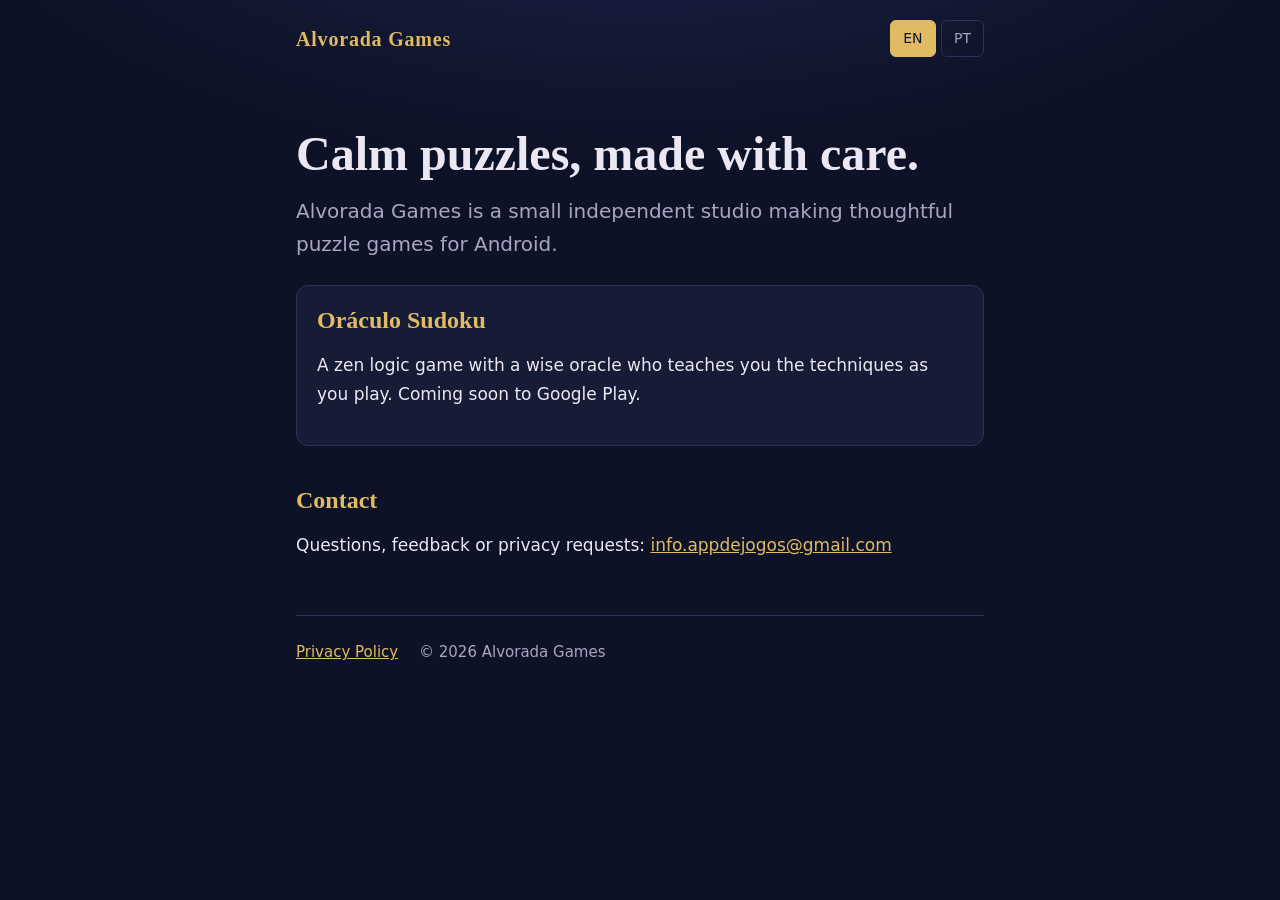
<file: index.html>
<!doctype html>
<html lang="en" data-lang="en">
<head>
  <meta charset="utf-8">
  <meta name="viewport" content="width=device-width, initial-scale=1">
  <title>Alvorada Games</title>
  <meta name="description" content="Alvorada Games makes calm, thoughtful puzzle games for Android. Home of Oráculo Sudoku.">
  <link rel="stylesheet" href="style.css">
</head>
<body>
  <div class="wrap">
    <header class="top">
      <a class="brand" href="./">Alvorada Games</a>
      <div class="lang" role="group" aria-label="Language / Idioma">
        <button type="button" data-set="en" aria-pressed="true">EN</button>
        <button type="button" data-set="pt" aria-pressed="false">PT</button>
      </div>
    </header>

    <main>
      <div data-l="en">
        <h1>Calm puzzles, made with care.</h1>
        <p class="lead">Alvorada Games is a small independent studio making thoughtful puzzle games for Android.</p>
        <section class="card">
          <h2>Oráculo Sudoku</h2>
          <p>A zen logic game with a wise oracle who teaches you the techniques as you play. Coming soon to Google Play.</p>
        </section>
        <h2>Contact</h2>
        <p>Questions, feedback or privacy requests: <a href="mailto:info.appdejogos@gmail.com">info.appdejogos@gmail.com</a></p>
      </div>

      <div data-l="pt">
        <h1>Quebra-cabeças calmos, feitos com cuidado.</h1>
        <p class="lead">A Alvorada Games é um pequeno estúdio independente que faz jogos de lógica para Android.</p>
        <section class="card">
          <h2>Oráculo Sudoku</h2>
          <p>Um jogo de lógica zen com um oráculo sábio que ensina as técnicas enquanto você joga. Em breve no Google Play.</p>
        </section>
        <h2>Contato</h2>
        <p>Dúvidas, sugestões ou pedidos sobre privacidade: <a href="mailto:info.appdejogos@gmail.com">info.appdejogos@gmail.com</a></p>
      </div>
    </main>

    <footer>
      <a href="privacy.html"><span data-l="en">Privacy Policy</span><span data-l="pt">Política de Privacidade</span></a>
      <span>© 2026 Alvorada Games</span>
    </footer>
  </div>
  <script src="lang.js"></script>
</body>
</html>
</file>
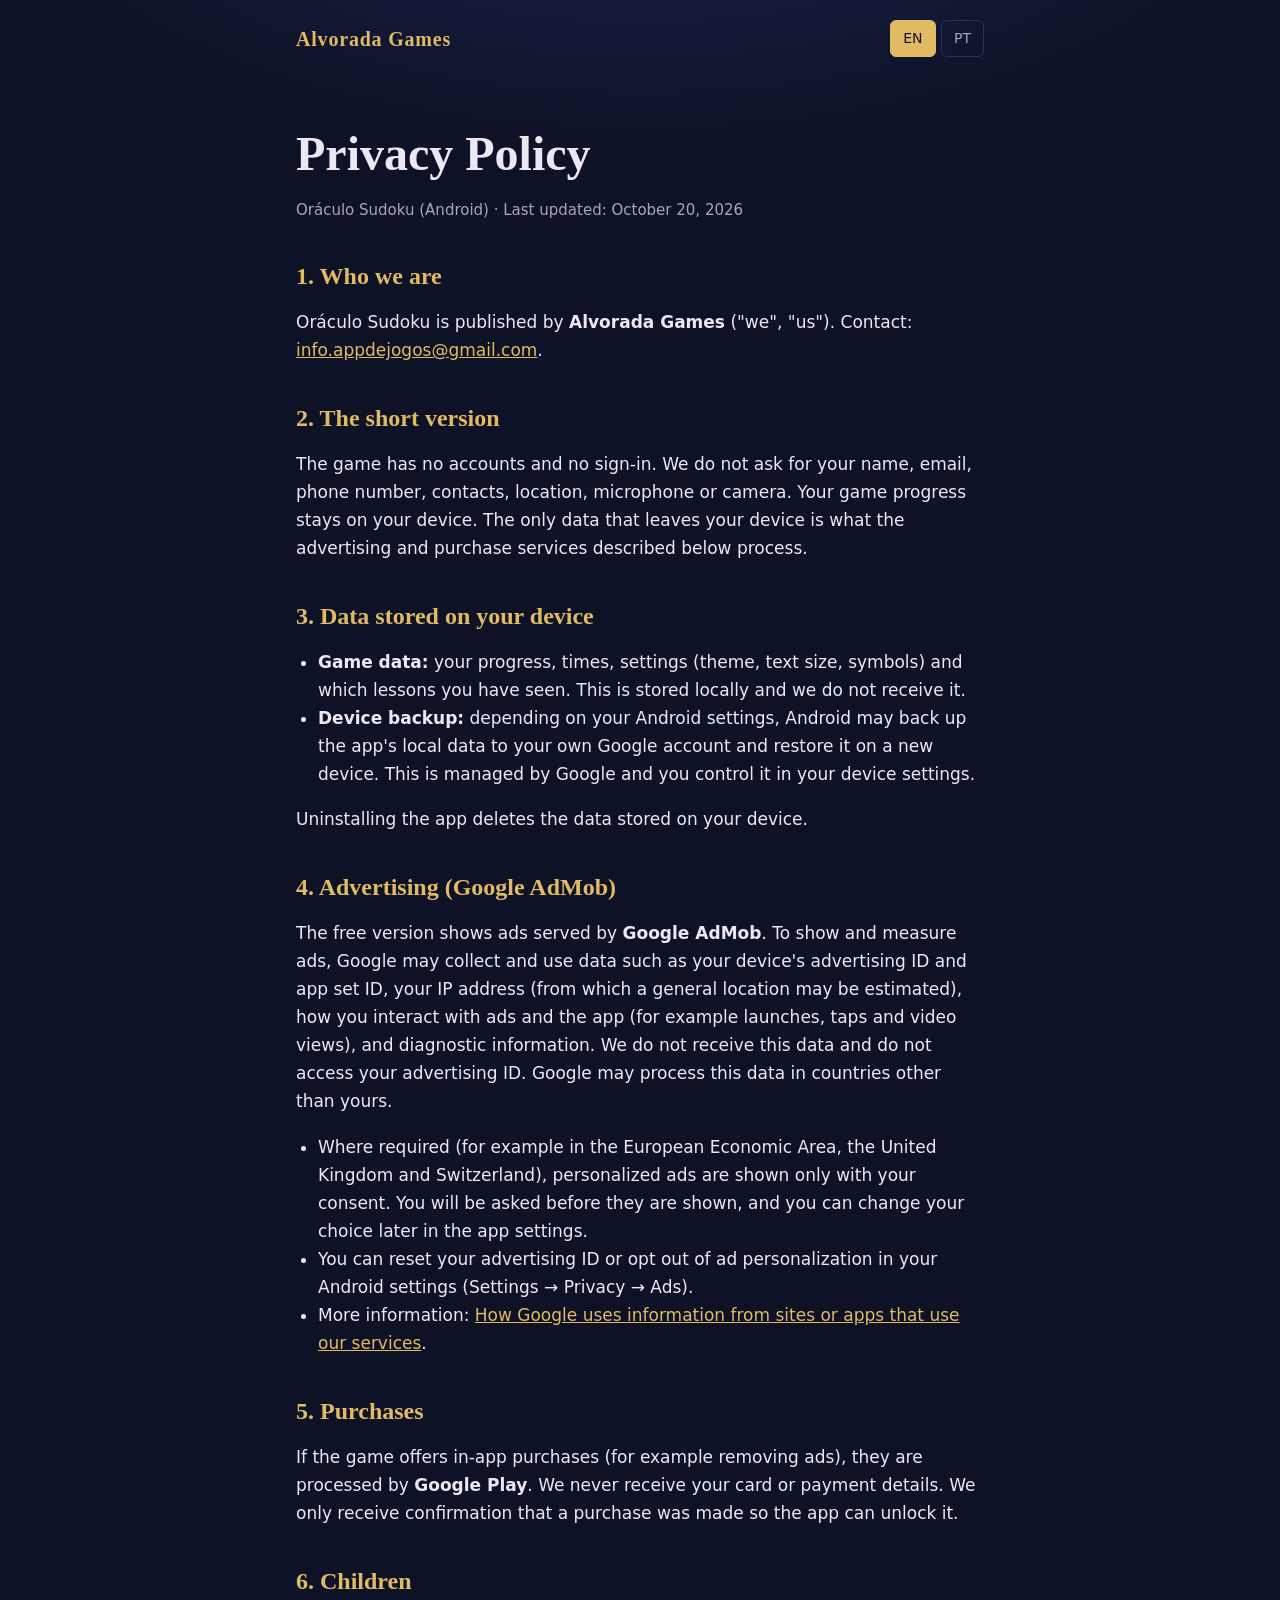
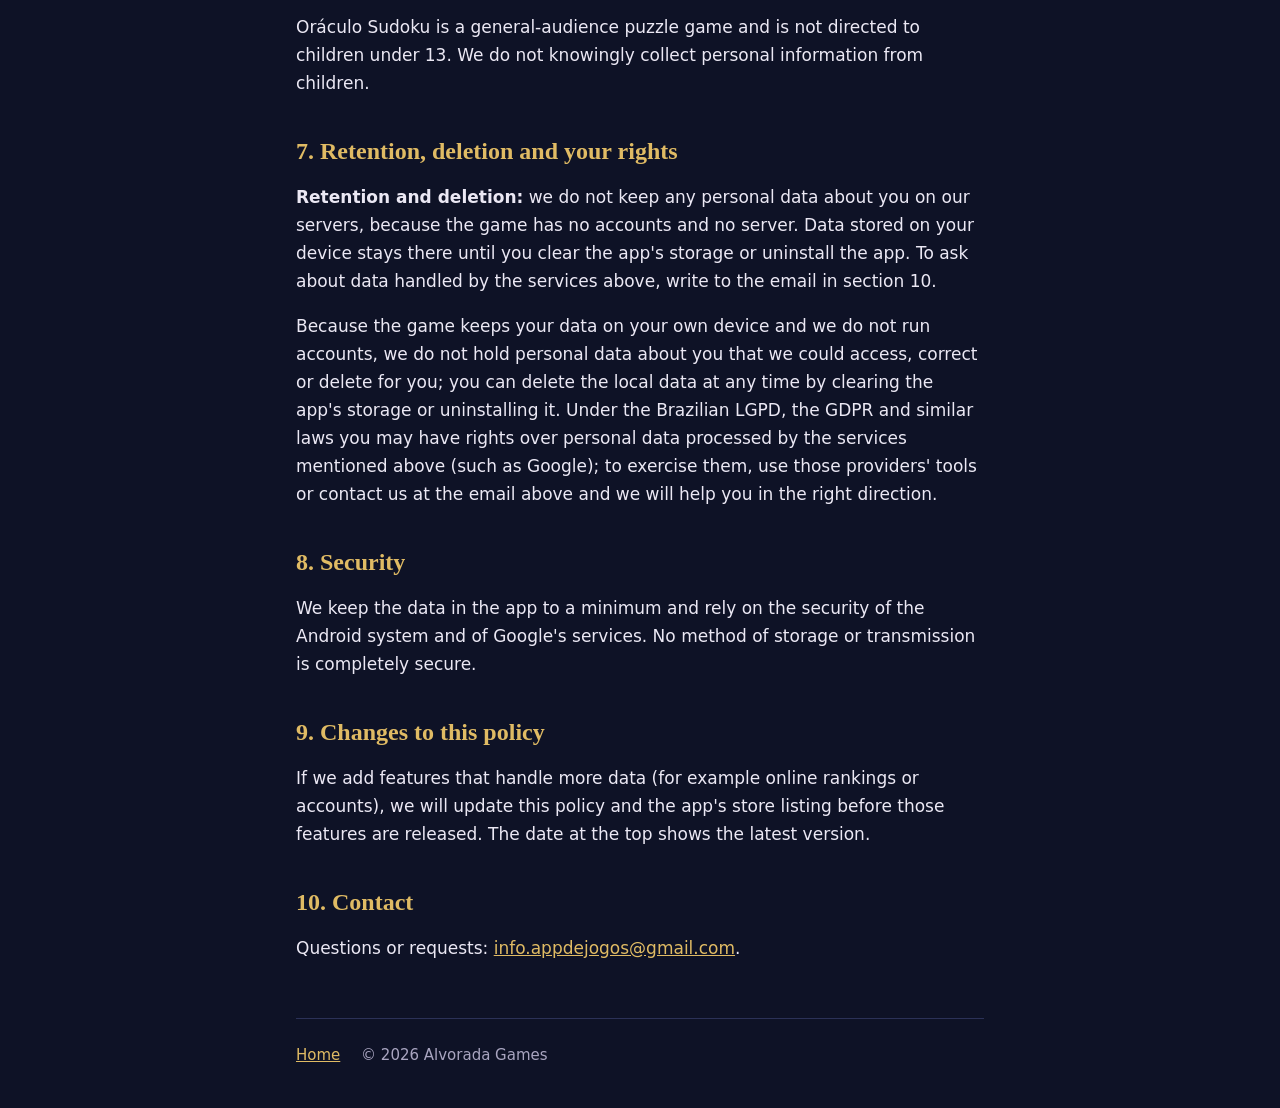
<file: privacy.html>
<!doctype html>
<html lang="en" data-lang="en">
<head>
  <meta charset="utf-8">
  <meta name="viewport" content="width=device-width, initial-scale=1">
  <title>Privacy Policy · Alvorada Games</title>
  <meta name="description" content="Privacy Policy for Oráculo Sudoku by Alvorada Games.">
  <link rel="stylesheet" href="style.css">
</head>
<body>
  <div class="wrap">
    <header class="top">
      <a class="brand" href="./">Alvorada Games</a>
      <div class="lang" role="group" aria-label="Language / Idioma">
        <button type="button" data-set="en" aria-pressed="true">EN</button>
        <button type="button" data-set="pt" aria-pressed="false">PT</button>
      </div>
    </header>

    <main>
      <!-- ============ ENGLISH ============ -->
      <div data-l="en">
        <h1>Privacy Policy</h1>
        <p class="updated">Oráculo Sudoku (Android) · Last updated: October 20, 2026</p>

        <h2>1. Who we are</h2>
        <p>Oráculo Sudoku is published by <strong>Alvorada Games</strong> ("we", "us"). Contact: <a href="mailto:info.appdejogos@gmail.com">info.appdejogos@gmail.com</a>.</p>

        <h2>2. The short version</h2>
        <p>The game has no accounts and no sign-in. We do not ask for your name, email, phone number, contacts, location, microphone or camera. Your game progress stays on your device. The only data that leaves your device is what the advertising and purchase services described below process.</p>

        <h2>3. Data stored on your device</h2>
        <ul>
          <li><strong>Game data:</strong> your progress, times, settings (theme, text size, symbols) and which lessons you have seen. This is stored locally and we do not receive it.</li>
          <li><strong>Device backup:</strong> depending on your Android settings, Android may back up the app's local data to your own Google account and restore it on a new device. This is managed by Google and you control it in your device settings.</li>
        </ul>
        <p>Uninstalling the app deletes the data stored on your device.</p>

        <h2>4. Advertising (Google AdMob)</h2>
        <p>The free version shows ads served by <strong>Google AdMob</strong>. To show and measure ads, Google may collect and use data such as your device's advertising ID and app set ID, your IP address (from which a general location may be estimated), how you interact with ads and the app (for example launches, taps and video views), and diagnostic information. We do not receive this data and do not access your advertising ID. Google may process this data in countries other than yours.</p>
        <ul>
          <li>Where required (for example in the European Economic Area, the United Kingdom and Switzerland), personalized ads are shown only with your consent. You will be asked before they are shown, and you can change your choice later in the app settings.</li>
          <li>You can reset your advertising ID or opt out of ad personalization in your Android settings (Settings → Privacy → Ads).</li>
          <li>More information: <a href="https://policies.google.com/technologies/partner-sites" rel="noopener">How Google uses information from sites or apps that use our services</a>.</li>
        </ul>

        <h2>5. Purchases</h2>
        <p>If the game offers in-app purchases (for example removing ads), they are processed by <strong>Google Play</strong>. We never receive your card or payment details. We only receive confirmation that a purchase was made so the app can unlock it.</p>

        <h2>6. Children</h2>
        <p>Oráculo Sudoku is a general-audience puzzle game and is not directed to children under 13. We do not knowingly collect personal information from children.</p>

        <h2>7. Retention, deletion and your rights</h2>
        <p><strong>Retention and deletion:</strong> we do not keep any personal data about you on our servers, because the game has no accounts and no server. Data stored on your device stays there until you clear the app's storage or uninstall the app. To ask about data handled by the services above, write to the email in section 10.</p>
        <p>Because the game keeps your data on your own device and we do not run accounts, we do not hold personal data about you that we could access, correct or delete for you; you can delete the local data at any time by clearing the app's storage or uninstalling it. Under the Brazilian LGPD, the GDPR and similar laws you may have rights over personal data processed by the services mentioned above (such as Google); to exercise them, use those providers' tools or contact us at the email above and we will help you in the right direction.</p>

        <h2>8. Security</h2>
        <p>We keep the data in the app to a minimum and rely on the security of the Android system and of Google's services. No method of storage or transmission is completely secure.</p>

        <h2>9. Changes to this policy</h2>
        <p>If we add features that handle more data (for example online rankings or accounts), we will update this policy and the app's store listing before those features are released. The date at the top shows the latest version.</p>

        <h2>10. Contact</h2>
        <p>Questions or requests: <a href="mailto:info.appdejogos@gmail.com">info.appdejogos@gmail.com</a>.</p>
      </div>

      <!-- ============ PORTUGUÊS ============ -->
      <div data-l="pt">
        <h1>Política de Privacidade</h1>
        <p class="updated">Oráculo Sudoku (Android) · Última atualização: 20 de outubro de 2026</p>

        <h2>1. Quem somos</h2>
        <p>O Oráculo Sudoku é publicado pela <strong>Alvorada Games</strong> ("nós"). Contato: <a href="mailto:info.appdejogos@gmail.com">info.appdejogos@gmail.com</a>.</p>

        <h2>2. Resumo</h2>
        <p>O jogo não tem conta nem login. Não pedimos seu nome, e-mail, telefone, contatos, localização, microfone ou câmera. O seu progresso fica no seu aparelho. Os únicos dados que saem do aparelho são os tratados pelos serviços de anúncios e de compras descritos abaixo.</p>

        <h2>3. Dados guardados no seu aparelho</h2>
        <ul>
          <li><strong>Dados do jogo:</strong> seu progresso, tempos, configurações (tema, tamanho do texto, símbolos) e quais lições você já viu. Ficam guardados localmente e nós não os recebemos.</li>
          <li><strong>Backup do aparelho:</strong> conforme as configurações do seu Android, o sistema pode fazer backup dos dados locais do app na sua própria conta Google e restaurá-los em outro aparelho. Isso é gerido pelo Google e você controla nas configurações do aparelho.</li>
        </ul>
        <p>Ao desinstalar o app, os dados guardados no aparelho são apagados.</p>

        <h2>4. Anúncios (Google AdMob)</h2>
        <p>A versão gratuita exibe anúncios fornecidos pelo <strong>Google AdMob</strong>. Para exibir e medir anúncios, o Google pode coletar e usar dados como o ID de publicidade e o ID do conjunto de apps do aparelho, seu endereço IP (do qual pode estimar uma localização geral), como você interage com os anúncios e com o app (por exemplo aberturas, toques e visualizações de vídeo) e informações de diagnóstico. Nós não recebemos esses dados e não acessamos seu ID de publicidade. O Google pode tratar esses dados em países diferentes do seu.</p>
        <ul>
          <li>Onde a lei exige (por exemplo no Espaço Econômico Europeu, no Reino Unido e na Suíça), anúncios personalizados só são exibidos com o seu consentimento. Pediremos antes de exibi-los, e você poderá mudar a escolha depois nas configurações do app.</li>
          <li>Você pode redefinir o ID de publicidade ou desativar a personalização de anúncios nas configurações do Android (Configurações → Privacidade → Anúncios).</li>
          <li>Mais informações (em inglês): <a href="https://policies.google.com/technologies/partner-sites" rel="noopener">Como o Google usa informações de sites ou apps que usam seus serviços</a>.</li>
        </ul>

        <h2>5. Compras</h2>
        <p>Se o jogo oferecer compras no app (por exemplo, remover anúncios), elas são processadas pelo <strong>Google Play</strong>. Nunca recebemos os dados do seu cartão ou de pagamento. Recebemos apenas a confirmação de que a compra foi feita, para que o app libere o item.</p>

        <h2>6. Crianças</h2>
        <p>O Oráculo Sudoku é um jogo de lógica para público geral e não é direcionado a menores de 13 anos. Não coletamos intencionalmente dados pessoais de crianças.</p>

        <h2>7. Retenção, exclusão e seus direitos</h2>
        <p><strong>Retenção e exclusão:</strong> não guardamos nenhum dado pessoal seu em servidores, porque o jogo não tem contas nem servidor. Os dados guardados no seu aparelho ficam lá até você limpar o armazenamento do app ou desinstalá-lo. Para perguntar sobre dados tratados pelos serviços acima, escreva para o e-mail da seção 10.</p>
        <p>Como o jogo guarda os dados no seu próprio aparelho e não temos contas, não mantemos dados pessoais seus que possamos acessar, corrigir ou apagar por você; você pode apagar os dados locais a qualquer momento limpando o armazenamento do app ou desinstalando-o. Pela LGPD, pelo GDPR e leis semelhantes, você pode ter direitos sobre dados pessoais tratados pelos serviços citados acima (como o Google); para exercê-los, use as ferramentas desses provedores ou escreva para o e-mail acima, que indicamos o caminho.</p>

        <h2>8. Segurança</h2>
        <p>Mantemos o mínimo de dados no app e contamos com a segurança do sistema Android e dos serviços do Google. Nenhum método de armazenamento ou transmissão é totalmente seguro.</p>

        <h2>9. Mudanças nesta política</h2>
        <p>Se adicionarmos recursos que tratem mais dados (por exemplo ranking online ou contas), atualizaremos esta política e a página do app na loja antes de lançá-los. A data no topo mostra a versão mais recente.</p>

        <h2>10. Contato</h2>
        <p>Dúvidas ou pedidos: <a href="mailto:info.appdejogos@gmail.com">info.appdejogos@gmail.com</a>.</p>
      </div>
    </main>

    <footer>
      <a href="./"><span data-l="en">Home</span><span data-l="pt">Início</span></a>
      <span>© 2026 Alvorada Games</span>
    </footer>
  </div>
  <script src="lang.js"></script>
</body>
</html>
</file>
<file: style.css>
:root {
  --bg: #0e1226;
  --panel: #171c36;
  --text: #ebe8f4;
  --muted: #a9a5c0;
  --gold: #e0bb64;
  --line: #2b3157;
}
* { box-sizing: border-box; }
html { color-scheme: dark; }
body {
  margin: 0;
  background: radial-gradient(1200px 600px at 50% -200px, #1d2550 0%, var(--bg) 60%) no-repeat, var(--bg);
  color: var(--text);
  font: 17px/1.65 system-ui, -apple-system, "Segoe UI", Roboto, sans-serif;
}
.wrap { max-width: 720px; margin: 0 auto; padding: 0 16px; }
header.top { display: flex; justify-content: space-between; align-items: center; padding: 20px 0; }
.brand { font: 600 20px/1 Georgia, "Times New Roman", serif; letter-spacing: .04em; color: var(--gold); text-decoration: none; }
.lang button {
  background: none; border: 1px solid var(--line); color: var(--muted);
  padding: 6px 12px; font: inherit; font-size: 14px; cursor: pointer; border-radius: 6px;
}
.lang button[aria-pressed="true"] { color: var(--bg); background: var(--gold); border-color: var(--gold); }
.lang button:focus-visible, a:focus-visible { outline: 2px solid var(--gold); outline-offset: 2px; }
h1, h2 { font-family: Georgia, "Times New Roman", serif; font-weight: 600; line-height: 1.2; }
h1 { font-size: clamp(32px, 7vw, 48px); margin: 48px 0 12px; }
h2 { font-size: 24px; margin: 40px 0 8px; color: var(--gold); }
p, li { color: var(--text); }
.lead { font-size: 20px; color: var(--muted); margin: 0 0 24px; }
.card { background: var(--panel); border: 1px solid var(--line); border-radius: 12px; padding: 20px; margin: 24px 0; }
.card h2 { margin-top: 0; }
a { color: var(--gold); }
ul { padding-left: 22px; }
.updated { color: var(--muted); font-size: 15px; }
footer { border-top: 1px solid var(--line); margin-top: 56px; padding: 24px 0 40px; color: var(--muted); font-size: 15px; }
footer a { margin-right: 16px; }
html[data-lang="en"] [data-l="pt"], html[data-lang="pt"] [data-l="en"] { display: none; }
</file>
